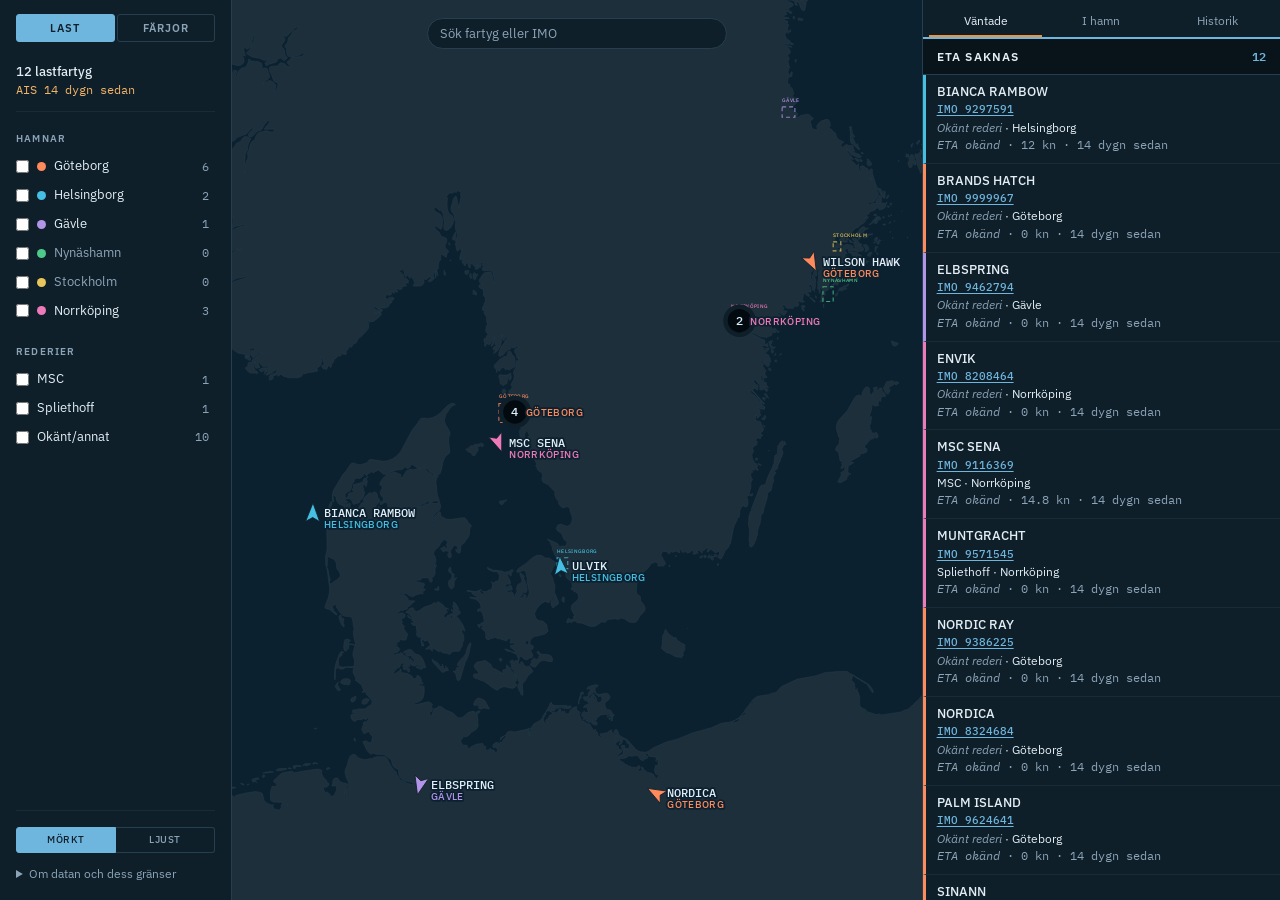
<file: index.html>
<!DOCTYPE html>
<html lang="sv">
<head>
  <meta charset="UTF-8">
  <meta name="viewport" content="width=device-width, initial-scale=1.0">
  <title>Hamn-överblick</title>
  <link rel="stylesheet" href="https://fonts.googleapis.com/css2?family=IBM+Plex+Sans:wght@400;500;600&family=IBM+Plex+Mono:wght@400;500&display=swap">
  <link rel="stylesheet" href="style.css" />
</head>
<body>
  <div class="app">
    <aside class="kolumn filter">
      <nav class="vyval">
        <a href="index.html" class="aktiv">Last</a>
        <a href="farjor.html">Färjor</a>
      </nav>

      <div class="status">
        <span class="status-antal" id="status-antal"></span>
        <span class="status-alder" id="status-alder"></span>
      </div>

      <div id="collecting-banner" class="banner" hidden>Insamlingen har nyss börjat – det kan ta en stund innan fler fartyg dyker upp.</div>

      <section>
        <h2 class="grupprubrik">Hamnar</h2>
        <div id="hamnfilter"></div>
      </section>

      <section>
        <h2 class="grupprubrik">Rederier</h2>
        <div id="rederifilter"></div>
        <p class="notis" id="rederinotis"></p>
      </section>

      <div class="botten">
        <div class="temaval" id="temaval">
          <button type="button" data-tema="dark" aria-pressed="true">Mörkt</button>
          <button type="button" data-tema="light" aria-pressed="false">Ljust</button>
        </div>

        <details class="ansvar">
          <summary>Om datan och dess gränser</summary>
          <p class="ansvar-kort">
            <strong>Obekräftade uppgifter.</strong> Destination och ETA fylls i för hand av besättningen
            och är ofta fel. Sidan får inte användas för navigation, säkerhet eller som underlag för
            åtaganden. Fartygsdata via <a href="https://aisstream.io" rel="noopener">aisstream.io</a>.
          </p>
      <ul>
        <li><strong>Källan är fartygens egna AIS-sändningar.</strong> De tas emot via aisstream.io.
          Sidan är fristående och har ingen koppling till hamnarna, Sjöfartsverket, rederierna
          eller aisstream.io.</li>
        <li><strong>Destination och ETA är fritext.</strong> Besättningen skriver dem för hand.
          Fältet kan vara tomt, felstavat, kvar från förra resan eller ange ett datum som är
          uppenbart fel. Ingenting här är bekräftat mot hamnens anlöpsplanering.</li>
        <li><strong>Framförhållningen är högst ett par dygn.</strong> AIS-destinationen gäller den
          resa fartyget är på just nu, så ett fartyg som ska hit om två veckor står som på väg till
          Rotterdam eller Hamburg. Vid en mätning i september 2026 var den största framförhållningen
          3,4 dygn.</li>
        <li><strong>Avgående fartyg räknas bort.</strong> Destinationsfältet säger vilken hamn,
          inte åt vilket håll — ett fartyg som just lämnat Göteborg kan stå kvar med Göteborg som
          destination. Fartyg som gör fart och har kursen tydligt bort från hamnen utelämnas
          därför. Ligger fartyget stilla går riktningen inte att avgöra, och då visas det.</li>
        <li><strong>Vissa ankomsttider är uppskattade.</strong> Är fartygets egen ETA obrukbar —
          tom eller från en annan månad — räknas en tid fram ur position och fart och märks med
          ett tilde (~). Den är vår gissning, inte fartygets uppgift, och räknar fågelvägen: en
          rutt som går runt land tar längre tid än så.</li>
        <li><strong>Orimliga ETA visas inte.</strong> Ett fartyg vars ankomsttid passerade för
          mer än fem dygn sedan, eller ligger mer än två veckor fram, är nästan alltid ett glömt
          fält snarare än verklig trafik — AIS bär inget årtal, så ett gammalt datum kan gissas
          till nästa år. De fartygen utelämnas ur listan och kartan, men finns kvar i underlaget.</li>
        <li><strong>Listan är inte fullständig.</strong> Täckningen beror på var det finns
          AIS-mottagare och på vad strömmen hinner leverera. Ett fartyg som saknas kan vara på väg
          ändå.</li>
        <li><strong>”Container” är en gissning.</strong> AIS-typkoden skiljer inte containerfartyg
          från annan torrlast, så rederiet gissas ur fartygets namn. Både missar och felträffar
          förekommer.</li>
        <li><strong>Ingen garanti.</strong> Uppgifterna levereras i befintligt skick, utan garanti
          för riktighet eller tillgänglighet, och utan ansvar för beslut som fattas utifrån dem.</li>
      </ul>
          <p class="ansvar-kallor">
            Karta: <a href="https://www.naturalearthdata.com/" rel="noopener">Natural Earth</a>, allmän egendom.
          </p>
        </details>
      </div>
    </aside>

    <main class="kolumn mitten">
      <div class="karta">
        <div class="sokrad">
          <input id="sok" type="search" placeholder="Sök fartyg eller IMO" autocomplete="off" spellcheck="false">
        </div>
        <svg id="karta" preserveAspectRatio="xMidYMid slice" role="img"
             aria-label="Karta över fartyg på väg mot svenska hamnar">
          <rect id="hav" x="0" y="0" fill="var(--sjo)"></rect>
          <path id="land" fill-rule="evenodd"></path>
          <g id="hamnrutor"></g>
          <g id="fartygslager"></g>
        </svg>
        <button type="button" id="aterstall" hidden>Återställ utsnittet</button>
      </div>
    </main>

    <section class="kolumn lista">
      <div class="flikrad" role="tablist">
        <button type="button" class="flik" role="tab" data-flik="vantade" aria-selected="true">Väntade</button>
        <button type="button" class="flik" role="tab" data-flik="ihamn" aria-selected="false">I hamn</button>
        <button type="button" class="flik" role="tab" data-flik="historik" aria-selected="false">Historik</button>
      </div>
      <div id="arrivals"></div>
    </section>
  </div>

  <script src="land.js"></script>
  <script src="gruppering.js"></script>
  <script src="tidsband.js"></script>
  <script src="filter.js"></script>
  <script src="flikar.js"></script>
  <script src="karta.js"></script>
  <script>
    // Vad som skiljer den här vyn från färjevyn. Funktionerna anropas först
    // efter att alla skript laddats, så de får referera till gruppering.js.
    const VY = {
      vy: 'last',
      underlag: 'underlag.json',
      gruppera: (fartyg, nu) => delaIGrupper(fartyg, nu),
      färg: (f) => HAMNFARG(f.arrivingPort),
      enhet: 'lastfartyg',
      etikettRad2: (f) => f.arrivingPort || 'Ej bekräftat',
      tomText: 'Inga fartyg hittade just nu.',
    };
  </script>
  <script src="app.js"></script>
</body>
</html>
</file>
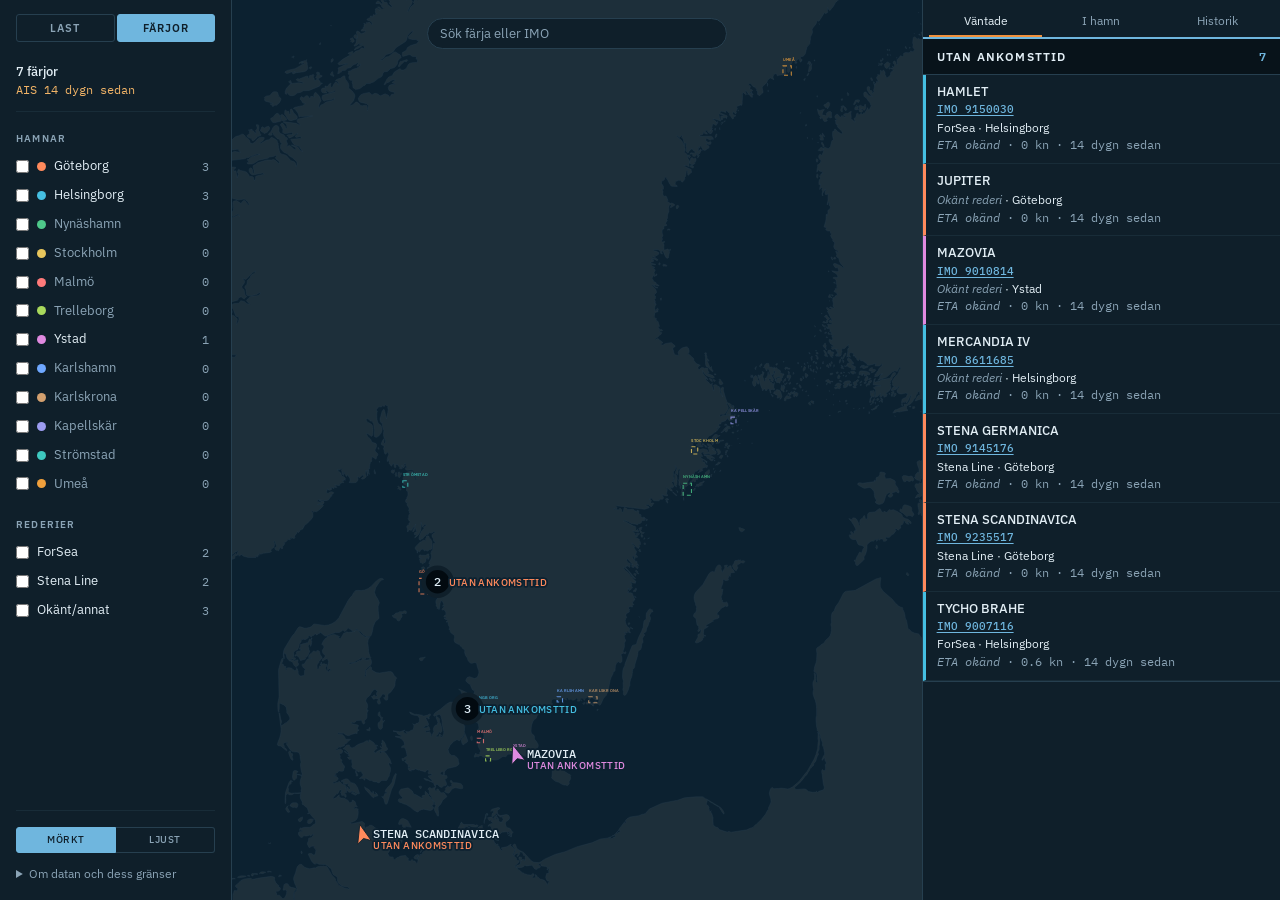
<file: farjor.html>
<!DOCTYPE html>
<html lang="sv">
<head>
  <meta charset="UTF-8">
  <meta name="viewport" content="width=device-width, initial-scale=1.0">
  <title>Färjor — Hamn-överblick</title>
  <link rel="stylesheet" href="https://fonts.googleapis.com/css2?family=IBM+Plex+Sans:wght@400;500;600&family=IBM+Plex+Mono:wght@400;500&display=swap">
  <link rel="stylesheet" href="style.css" />
</head>
<body>
  <div class="app">
    <aside class="kolumn filter">
      <nav class="vyval">
        <a href="index.html">Last</a>
        <a href="farjor.html" class="aktiv">Färjor</a>
      </nav>

      <div class="status">
        <span class="status-antal" id="status-antal"></span>
        <span class="status-alder" id="status-alder"></span>
      </div>

      <div id="collecting-banner" class="banner" hidden>Insamlingen har nyss börjat – det kan ta en stund innan fler fartyg dyker upp.</div>

      <section>
        <h2 class="grupprubrik">Hamnar</h2>
        <div id="hamnfilter"></div>
      </section>

      <section>
        <h2 class="grupprubrik">Rederier</h2>
        <div id="rederifilter"></div>
        <p class="notis" id="rederinotis"></p>
      </section>

      <div class="botten">
        <div class="temaval" id="temaval">
          <button type="button" data-tema="dark" aria-pressed="true">Mörkt</button>
          <button type="button" data-tema="light" aria-pressed="false">Ljust</button>
        </div>

        <details class="ansvar">
          <summary>Om datan och dess gränser</summary>
          <p class="ansvar-kort">
            <strong>Obekräftade uppgifter.</strong> Destination och ETA fylls i för hand av besättningen
            och är ofta fel. Sidan får inte användas för navigation, säkerhet eller som underlag för
            åtaganden. Fartygsdata via <a href="https://aisstream.io" rel="noopener">aisstream.io</a>.
          </p>
      <ul>
        <li><strong>Urvalet är passagerarfartyg över hundra meter.</strong> AIS har ingen kod för
          färja: en ro-pax rapporterar passagerartyp, medan ren ro-ro-frakt rapporterar last och
          inte går att skilja från styckegods. Hundrametersgränsen skiljer internationell
          färjetrafik från skärgårds- och sightseeingbåtar. En liten ö-färja med passagerare är
          färjetrafik, den är bara inte den trafik den här sidan handlar om.</li>
        <li><strong>Kryssningsfartyg följer med.</strong> De rapporterar samma typkod som färjor
          och är större än hundra meter, så de syns här.</li>
        <li><strong>Destination och ETA är fritext.</strong> Besättningen skriver dem för hand, och
          fältet bär ofta hela rutten — "SWINOUJSCIE &lt;&gt; YSTAD" står likadant åt båda hållen.</li>
        <li><strong>Avgående fartyg räknas bort.</strong> Fartyg som gör fart med kursen tydligt
          bort från hamnen utelämnas. Ligger fartyget stilla går riktningen inte att avgöra, och
          då visas det.</li>
        <li><strong>Vissa ankomsttider är uppskattade.</strong> Är fartygets egen ETA obrukbar
          räknas en tid fram ur position och fart och märks med ett tilde (~). Den räknar
          fågelvägen, och en rutt som går runt land tar längre tid än så.</li>
        <li><strong>Horisonten är ett dygn.</strong> Fartyg som ankommer senare än så, eller som
          saknar användbar tid, visas inte här.</li>
        <li><strong>Listan är inte fullständig.</strong> Täckningen beror på var det finns
          AIS-mottagare och på vad strömmen hinner leverera.</li>
        <li><strong>Ingen garanti.</strong> Uppgifterna levereras i befintligt skick, utan garanti
          för riktighet eller tillgänglighet, och utan ansvar för beslut som fattas utifrån dem.</li>
      </ul>
          <p class="ansvar-kallor">
            Karta: <a href="https://www.naturalearthdata.com/" rel="noopener">Natural Earth</a>, allmän egendom.
          </p>
        </details>
      </div>
    </aside>

    <main class="kolumn mitten">
      <div class="karta">
        <div class="sokrad">
          <input id="sok" type="search" placeholder="Sök färja eller IMO" autocomplete="off" spellcheck="false">
        </div>
        <svg id="karta" preserveAspectRatio="xMidYMid slice" role="img"
             aria-label="Karta över fartyg på väg mot svenska hamnar">
          <rect id="hav" x="0" y="0" fill="var(--sjo)"></rect>
          <path id="land" fill-rule="evenodd"></path>
          <g id="hamnrutor"></g>
          <g id="fartygslager"></g>
        </svg>
        <button type="button" id="aterstall" hidden>Återställ utsnittet</button>
      </div>
    </main>

    <section class="kolumn lista">
      <div class="flikrad" role="tablist">
        <button type="button" class="flik" role="tab" data-flik="vantade" aria-selected="true">Väntade</button>
        <button type="button" class="flik" role="tab" data-flik="ihamn" aria-selected="false">I hamn</button>
        <button type="button" class="flik" role="tab" data-flik="historik" aria-selected="false">Historik</button>
      </div>
      <div id="arrivals"></div>
    </section>
  </div>

  <script src="land.js"></script>
  <script src="gruppering.js"></script>
  <script src="tidsband.js"></script>
  <script src="filter.js"></script>
  <script src="flikar.js"></script>
  <script src="karta.js"></script>
  <script>
    // Vad som skiljer den här vyn från lastvyn. Funktionerna anropas först
    // efter att alla skript laddats, så de får referera till gruppering.js.
    // Färjevyn: en annan adress, timband i stället för dygn, och tidsbandet
    // under fartygsnamnet i stället för hamnen. Färgen bär hamn i båda vyerna
    // och förklaras av hamnfiltret.
    const VY = {
      vy: 'farja',
      underlag: 'underlag-farjor.json',
      gruppera: (fartyg, nu) => delaITidsband(fartyg, nu),
      färg: (f) => HAMNFARG(f.arrivingPort),
      etikettRad2: (f) => bandRubrik(f, Date.now()),
      enhet: 'färjor',
      tomText: 'Inga färjor i underlaget.',
    };
  </script>
  <script src="app.js"></script>
</body>
</html>
</file>
<file: style.css>
/* Mörkt är utgångsläget — nattsjökortet är sidans normala ansikte.
   Ljust finns kvar som ett val och skriver om samma variabler. Sidan följer
   alltså inte prefers-color-scheme; valet ligger hos besökaren. */
:root {
  --ink: #e2eef5;
  --ink-svag: #8ba4b6;
  --accent: #6fb6de;
  --papper: #08131a;
  --panel: #0f1f2a;
  --sjo: #0c2130;
  --land: #1d2f3a;
  --hairline: #263f4f;
  --hairline-svag: #182c38;
  --markerad: #f0913c;
  --markerad-yta: #22303c;
  --varning: #f2b467;
  --varning-yta: #2b1d10;
  --kluster-yta: #020a10;
  --kluster-text: #e2eef5;

  /* En färg per bevakad hamn, samma tabell i båda vyerna. De sex första är
     lastvyns beprövade palett; resten är färjehamnar. Ordningen är geografisk
     och inte estetisk — se karta.js för varför två färger får likna varandra
     så länge hamnarna ligger långt isär. */
  --hamn-goteborg: #ff8a5c;
  --hamn-helsingborg: #45bfe2;
  --hamn-gavle: #b294e8;
  --hamn-nynashamn: #4ec98a;
  --hamn-stockholm: #e8c65c;
  --hamn-norrkoping: #ef7ab9;
  --hamn-malmo: #ff7a7a;
  --hamn-trelleborg: #a9d95c;
  --hamn-ystad: #e08ae0;
  --hamn-karlshamn: #6fa8ff;
  --hamn-karlskrona: #d3a06f;
  --hamn-kapellskar: #9c9cf0;
  --hamn-stromstad: #3ec9c0;
  --hamn-umea: #f0a03c;
  --hamn-okand: #7c8f9c;

  --sans: 'IBM Plex Sans', system-ui, -apple-system, 'Segoe UI', sans-serif;
  --mono: 'IBM Plex Mono', ui-monospace, 'SF Mono', Menlo, monospace;
}

:root[data-theme="light"] {
  --ink: #0d2d40;
  --ink-svag: #5b7789;
  --accent: #0d3a55;
  --papper: #e9f0f4;
  --panel: #fbfdfe;
  --sjo: #cbdfeb;
  --land: #f6f2e8;
  --hairline: #b6c9d6;
  --hairline-svag: #dae6ed;
  --markerad: #d4711f;
  --markerad-yta: #fdf0e2;
  --varning: #97500a;
  --varning-yta: #fbeedd;
  --kluster-yta: #0d2d40;
  --kluster-text: #ffffff;

  --hamn-goteborg: #c04a20;
  --hamn-helsingborg: #10708f;
  --hamn-gavle: #6f4ea3;
  --hamn-nynashamn: #1f7247;
  --hamn-stockholm: #8a6a10;
  --hamn-norrkoping: #9c2a6e;
  --hamn-malmo: #b23636;
  --hamn-trelleborg: #5b7a12;
  --hamn-ystad: #8c3a95;
  --hamn-karlshamn: #1f5bb5;
  --hamn-karlskrona: #8a5a2b;
  --hamn-kapellskar: #4a4fb0;
  --hamn-stromstad: #12716c;
  --hamn-umea: #a35a08;
  --hamn-okand: #7d8f9c;
}

* { box-sizing: border-box; }

body {
  margin: 0;
  height: 100vh;
  background: var(--papper);
  color: var(--ink);
  font: 400 14px/1.45 var(--sans);
}

.app {
  display: grid;
  grid-template-columns: 232px minmax(0, 1fr) minmax(300px, 28%);
  height: 100vh;
}

.kolumn { min-width: 0; overflow-y: auto; overflow-x: hidden; }

/* ---- Vänster: status och filter --------------------------------------- */

.filter {
  display: flex;
  flex-direction: column;
  gap: 22px;
  padding: 14px 16px 18px;
  background: var(--panel);
  border-right: 1px solid var(--hairline);
}

.status {
  display: flex;
  flex-direction: column;
  gap: 3px;
  padding-bottom: 14px;
  border-bottom: 1px solid var(--hairline-svag);
}

.status-antal { font: 500 13px/1.2 var(--sans); }

.status-alder {
  font: 400 12px/1.2 var(--mono);
  color: var(--ink-svag);
  font-variant-numeric: tabular-nums;
}

.status-alder.gammal { color: var(--varning); }

.banner {
  padding: 8px 10px;
  background: var(--varning-yta);
  border-left: 2px solid var(--varning);
  color: var(--varning);
  font-size: 12px;
}

.grupprubrik {
  margin: 0 0 8px;
  font: 600 10px/1 var(--sans);
  letter-spacing: .12em;
  text-transform: uppercase;
  color: var(--ink-svag);
}

.notis { margin: 6px 0 0; font-size: 11.5px; line-height: 1.4; color: var(--ink-svag); }

.botten {
  margin-top: auto;
  display: flex;
  flex-direction: column;
  gap: 12px;
  padding-top: 16px;
  border-top: 1px solid var(--hairline-svag);
}

.temaval { display: flex; }

.temaval button {
  flex: 1;
  padding: 5px 0;
  border: 1px solid var(--hairline);
  background: transparent;
  color: var(--ink-svag);
  font: 500 10px/1.4 var(--sans);
  letter-spacing: .06em;
  text-transform: uppercase;
  cursor: pointer;
}

.temaval button:first-child { border-radius: 3px 0 0 3px; }
.temaval button:last-child { border-radius: 0 3px 3px 0; border-left: 0; }
.temaval button[aria-pressed="true"] { background: var(--accent); color: var(--panel); border-color: var(--accent); }

.ansvar summary { cursor: pointer; font-size: 12px; color: var(--ink-svag); }
.ansvar ul { margin: 8px 0 0; padding-left: 16px; }
.ansvar li, .ansvar p { font-size: 11.5px; line-height: 1.5; color: var(--ink-svag); }
.ansvar strong { color: var(--ink); }
.ansvar a { color: var(--accent); }

/* ---- Mitten: sök och karta -------------------------------------------- */

.mitten { background: var(--papper); overflow: hidden; }

.karta { position: relative; overflow: hidden; height: 100%; cursor: grab; }
.karta svg { width: 100%; height: 100%; display: block; background: var(--sjo); touch-action: none; }

.sokrad {
  position: absolute;
  top: 18px;
  left: 50%;
  transform: translateX(-50%);
  z-index: 2;
  width: min(300px, calc(100% - 32px));
}

.sokrad input {
  width: 100%;
  padding: 7px 12px;
  border: 1px solid var(--hairline);
  border-radius: 16px;
  background: var(--panel);
  color: var(--ink);
  font: 400 12.5px/1.2 var(--sans);
}

.sokrad input::placeholder { color: var(--ink-svag); }
.sokrad input:focus { outline: 2px solid var(--accent); outline-offset: 1px; }

#aterstall {
  position: absolute;
  top: 18px; right: 14px;
  z-index: 2;
  padding: 6px 11px;
  border: 1px solid var(--hairline);
  border-radius: 16px;
  background: var(--panel);
  color: var(--ink);
  font: 500 11px/1.2 var(--sans);
  cursor: pointer;
}

#aterstall:hover { border-color: var(--accent); color: var(--accent); }

#land { fill: var(--land); stroke: var(--hairline); stroke-width: .8; stroke-linejoin: round; }
.hamnruta { fill: none; opacity: .8; }
.hamnnamn { font: 500 10px/1 var(--sans); letter-spacing: .06em; text-transform: uppercase; }

.fartyg { cursor: pointer; }
.fartyg polygon, .fartyg circle { stroke: var(--panel); }
.fartyg.vald polygon, .fartyg.vald circle { stroke: var(--markerad); }

/* Är något markerat tonas allt annat ned. Den stora pilen ensam räcker inte
   när kartan är full av likadana ikoner — det är kontrasten mot omgivningen
   som gör att blicken hittar dit. */
#fartygslager.har-val .fartyg:not(.vald) { opacity: .28; }
#fartygslager.har-val .fartyg:not(.vald) text { opacity: .5; }
.fartyg text { paint-order: stroke; stroke: var(--sjo); stroke-linejoin: round; }
.etikett-namn { font-family: var(--mono); font-weight: 500; fill: var(--ink); }
.etikett-hamn { font-family: var(--sans); font-weight: 500; letter-spacing: .04em; text-transform: uppercase; }

/* ---- Höger: ankomstlistan --------------------------------------------- */

.lista { background: var(--panel); border-left: 1px solid var(--hairline); padding-bottom: 24px; }

.listgrupp { border-bottom: 1px solid var(--hairline); }

.listgrupp > h2 {
  position: sticky;
  top: 0;
  z-index: 1;
  display: flex;
  justify-content: space-between;
  align-items: baseline;
  gap: 8px;
  margin: 0;
  padding: 10px 14px 9px;
  background: var(--papper);
  border-top: 2px solid var(--accent);
  border-bottom: 1px solid var(--hairline);
  font: 600 12px/1.3 var(--sans);
  letter-spacing: .1em;
  text-transform: uppercase;
  color: var(--ink);
}

.listgrupp > h2 .antal {
  font-family: var(--mono);
  font-size: 12px;
  letter-spacing: 0;
  color: var(--accent);
  font-variant-numeric: tabular-nums;
}

.rad {
  display: grid;
  gap: 2px;
  padding: 9px 14px 10px 11px;
  border-left: 3px solid transparent;
  border-bottom: 1px solid var(--hairline-svag);
  cursor: pointer;
}

.rad:hover { background: var(--hairline-svag); }

/* Kartmarkören bär ingen information utöver färg och riktning, så den valda
   raden måste synas ordentligt och bära allt. */
.rad.vald {
  background: var(--markerad-yta);
  border-left-width: 4px;
  border-left-color: var(--markerad);
  box-shadow: inset 0 0 0 1px var(--markerad);
}

.rad.vald .rad-namn { font-weight: 600; font-size: 14px; }

.rad-namn { font: 500 13px/1.25 var(--sans); overflow: hidden; text-overflow: ellipsis; white-space: nowrap; }

/* Radens enda länk, och den enda vägen vidare till ett annat fartygsregister.
   Låg den i --ink-svag med en hårfin ram under smälte den in i metaraden
   bredvid, som är samma grå och samma teckensnitt — den lästes inte som
   klickbar. Accentfärg och en riktig understrykning, alltså. */
.rad-imo {
  justify-self: start;
  font: 500 11px/1.3 var(--mono);
  color: var(--accent);
  text-decoration: underline;
  text-underline-offset: 2px;
  font-variant-numeric: tabular-nums;
}

.rad-imo:hover,
.rad-imo:focus-visible { color: var(--ink); text-decoration-thickness: 2px; }
.rad-hamn { font-size: 12px; }
.rad-meta { font: 400 11.5px/1.3 var(--mono); color: var(--ink-svag); font-variant-numeric: tabular-nums; }
.osaker { color: var(--ink-svag); font-style: italic; }

.detalj {
  display: grid;
  grid-template-columns: auto 1fr;
  gap: 2px 10px;
  margin-top: 8px;
  padding-top: 8px;
  border-top: 1px solid var(--hairline);
  font: 400 11.5px/1.45 var(--mono);
  font-variant-numeric: tabular-nums;
}

.detalj dt {
  color: var(--ink-svag);
  font-family: var(--sans);
  font-size: 10px;
  letter-spacing: .08em;
  text-transform: uppercase;
  align-self: center;
}

.detalj dd { margin: 0; overflow-wrap: anywhere; }
.tomt { padding: 24px 14px; color: var(--ink-svag); font-size: 13px; }

@media (max-width: 900px) {
  body { height: auto; }
  .app { grid-template-columns: 1fr; height: auto; }
  .kolumn { overflow: visible; }
  .filter { border-right: none; border-bottom: 1px solid var(--hairline); }
  .karta { height: 60vh; }
  .lista { border-left: none; }
}

@media (prefers-reduced-motion: reduce) {
  * { animation: none !important; transition: none !important; }
}

.kryss { display: flex; align-items: center; gap: 8px; padding: 5px 6px 5px 4px; margin-left: -4px; border-radius: 3px; cursor: pointer; user-select: none; }
.kryss:hover { background: var(--hairline-svag); }
.kryss input { margin: 0; accent-color: var(--accent); }
.kryss .prick { width: 9px; height: 9px; border-radius: 50%; flex: none; }
.kryss .etikett { flex: 1; min-width: 0; overflow: hidden; text-overflow: ellipsis; white-space: nowrap; font-size: 13px; }
.kryss .antal { font: 400 12px/1 var(--mono); color: var(--ink-svag); font-variant-numeric: tabular-nums; }
.kryss.tom .etikett { color: var(--ink-svag); }

/* ---- Kluster ---------------------------------------------------------- */

/* Ytan är mörkare än både hav och land i mörkt tema, och mörk mot ett ljust
   sjökort i det ljusa — så att klustret bryter mot bakgrunden oavsett var det
   hamnar. Ringens bågar bär hamnfärgerna och gör resten av kontrasten. */
.klusteryta { fill: var(--kluster-yta); }
.klusterbage { fill: none; }
.klusterantal { font-family: var(--mono); font-weight: 500; fill: var(--kluster-text); }
.kluster { cursor: pointer; }
.kluster:hover .klusteryta { fill: var(--markerad); }

.hamnruta.klickbar { cursor: pointer; }
.hamnbricka { fill: var(--papper); fill-opacity: .92; }
.hamnantal { font: 600 11px/1 var(--mono); }
/* I historikläget är fartygen bakgrund. Utan pointer-events: none fångar de
   klicket som var menat för hamnrutan under dem — fartygslagret ritas sist och
   ligger därmed överst. */
#fartygslager.historik { opacity: .35; pointer-events: none; }
.hamnlista {
  position: absolute; z-index: 3; min-width: 230px; max-height: 280px;
  overflow-y: auto; padding: 6px; background: var(--panel);
  border: 1px solid var(--hairline); border-radius: 5px;
  box-shadow: 0 3px 14px rgba(0, 0, 0, .35);
}
.hamnlista h2 { margin: 0 0 4px; font-size: 12px; }
.hamnlista .hamnknapp {
  width: 100%; text-align: left; font: inherit; font-size: 12px;
  color: var(--markerad); background: transparent; border: 0; cursor: pointer; padding: 2px 4px;
}
.hamnlista .ankomstrad {
  display: flex; gap: 8px; width: 100%; text-align: left;
  font: inherit; font-size: 12px; color: var(--ink); background: transparent;
  border: 0; cursor: pointer; padding: 2px 4px;
}
.hamnlista .ankomstrad:hover, .hamnlista .hamnknapp:hover { background: var(--sjo); }
.flikrad { display: flex; gap: 2px; padding: 6px 6px 0; }
.flik {
  flex: 1; padding: 6px 4px; font: inherit; font-size: 12px; cursor: pointer;
  color: var(--ink-svag); background: transparent;
  border: 0; border-bottom: 2px solid transparent;
}
.flik[aria-selected="true"] { color: var(--ink); border-bottom-color: var(--markerad); }
.flik:hover { color: var(--ink); }
.ihamnrad .sedan { color: var(--ink-svag); font-size: 11px; }
.lotsrad { display: flex; gap: 8px; padding: 3px 6px; font-size: 12px; }
.lotsrad .tid { color: var(--ink-svag); font-variant-numeric: tabular-nums; }
.lotsrad .spårad { color: var(--markerad); }
.historikrad { display: flex; gap: 8px; padding: 3px 6px; font-size: 12px; }
.historikrad .tid { color: var(--ink-svag); font-variant-numeric: tabular-nums; }
.historikrad .lots { color: var(--ink-svag); margin-left: auto; }

.klusterlista {
  position: absolute;
  z-index: 3;
  min-width: 210px;
  max-height: 260px;
  overflow-y: auto;
  padding: 6px;
  background: var(--panel);
  border: 1px solid var(--hairline);
  border-radius: 5px;
  box-shadow: 0 3px 14px rgba(0, 0, 0, .35);
}

.klusterlista h2 {
  margin: 2px 6px 6px;
  font: 600 10px/1.4 var(--sans);
  letter-spacing: .12em;
  text-transform: uppercase;
  color: var(--ink-svag);
}

.klusterrad {
  display: flex;
  align-items: center;
  gap: 8px;
  width: 100%;
  padding: 5px 6px;
  border: 0;
  border-radius: 3px;
  background: transparent;
  color: var(--ink);
  font: 400 12px/1.3 var(--sans);
  text-align: left;
  cursor: pointer;
}

.klusterrad:hover { background: var(--hairline-svag); }
.klusterrad .prick { width: 9px; height: 9px; border-radius: 50%; flex: none; }
.klusternamn { flex: 1; min-width: 0; overflow: hidden; text-overflow: ellipsis; white-space: nowrap; }
.klustereta { font: 400 11px/1.3 var(--mono); color: var(--ink-svag); font-variant-numeric: tabular-nums; }

/* Uppskattad tid, inte fartygets egen uppgift. Skillnaden ska synas i listan
   utan att man öppnar raden. */
.eta-uppskattad { color: var(--varning); }

/* Navigering mellan lastvyn och färjevyn. Två sidor, inget delat tillstånd —
   temavalet ligger i localStorage och följer med ändå. */
.vyval { display: flex; gap: 2px; }

.vyval a {
  flex: 1;
  padding: 6px 0;
  border: 1px solid var(--hairline);
  border-radius: 3px;
  background: transparent;
  color: var(--ink-svag);
  font: 600 11px/1.3 var(--sans);
  letter-spacing: .08em;
  text-transform: uppercase;
  text-align: center;
  text-decoration: none;
}

.vyval a:hover { color: var(--ink); border-color: var(--accent); }
.vyval a.aktiv { background: var(--accent); color: var(--panel); border-color: var(--accent); }
</file>
